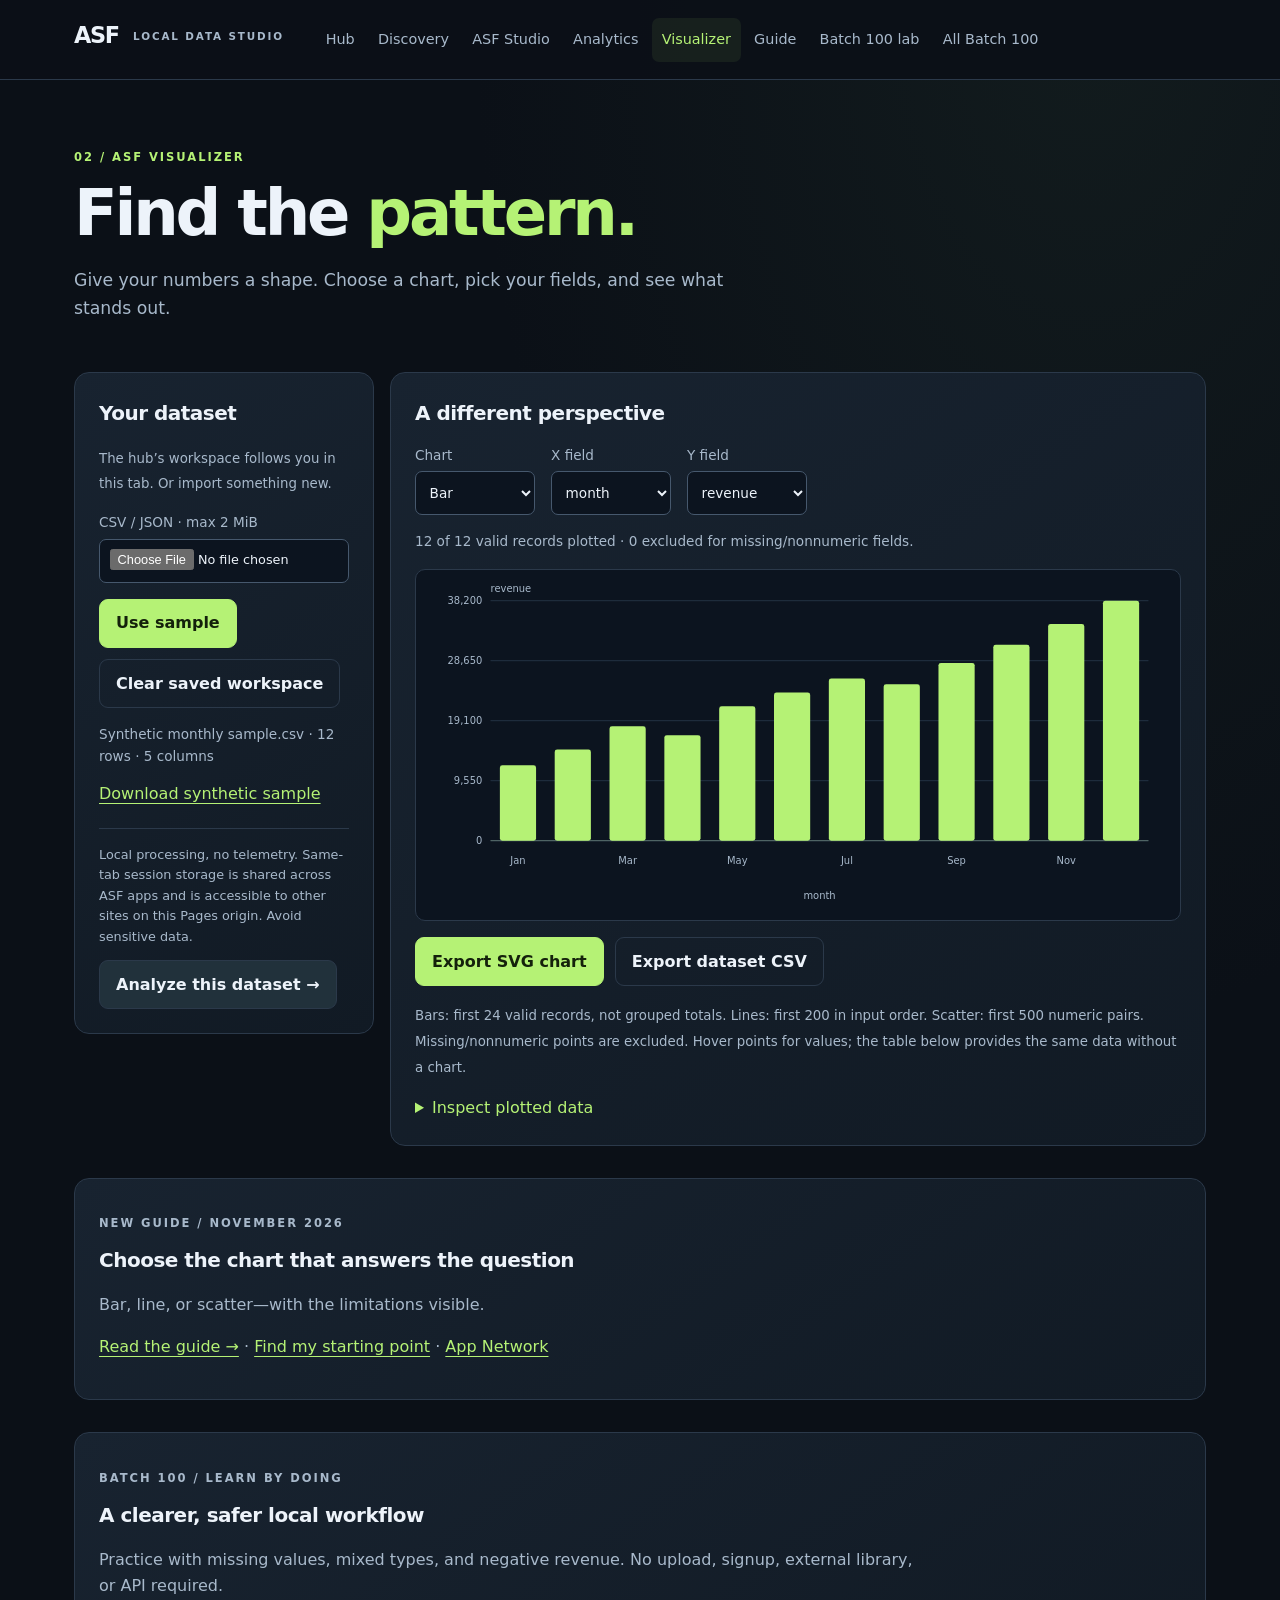
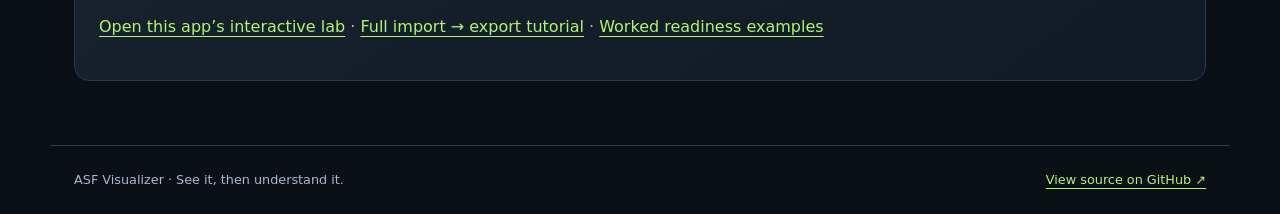
<file: docs/index.html>
<!doctype html>
<html lang="en"><head><meta charset="utf-8"><meta name="viewport" content="width=device-width,initial-scale=1"><meta name="description" content="Explore CSV and JSON data with browser-local bar, line, and scatter charts in ASF Visualizer."><title>ASF Visualizer — Find the Pattern</title><link rel="stylesheet" href="./assets/styles.css"><link rel="stylesheet" href="./assets/network.css"><script defer src="./assets/navigation.js"></script><script defer src="./assets/data.js"></script><script defer src="./assets/app.js"></script></head>
<body data-app="ASF-visualizer"><a class="skip" href="#main">Skip to content</a><header><div class="topbar"><a class="brand" href="/ASF/">ASF<span>LOCAL DATA STUDIO</span></a><nav id="navigation" aria-label="App Network"><a href="/">App Network</a><a href="/discovery/">Discovery</a><a href="/ASF/">ASF Studio</a><a href="/ASF-analytics/">Analytics</a><a href="/ASF-visualizer/" aria-current="page">Visualizer</a><a href="./guide.html">Guide</a></nav></div></header>
<main id="main"><section class="hero"><p class="eyebrow">02 / ASF Visualizer</p><h1>Find the <span>pattern.</span></h1><p class="lead">Give your numbers a shape. Choose a chart, pick your fields, and see what stands out.</p></section><div class="workspace"><aside class="panel"><h2>Your dataset</h2><p><small>The hub’s workspace follows you in this tab. Or import something new.</small></p><label for="file">CSV / JSON · max 2 MiB</label><input id="file" type="file" accept=".csv,.json,text/csv,application/json"><div class="actions"><button id="sample" class="primary">Use sample</button><button id="clear" class="secondary">Clear saved workspace</button></div><p id="status" class="status" role="status" aria-live="polite"></p><a href="./data/sample.csv" download>Download synthetic sample</a><p class="privacy">Local processing, no telemetry. Same-tab session storage is shared across ASF apps and is accessible to other sites on this Pages origin. Avoid sensitive data.</p><a class="button" href="/ASF-analytics/">Analyze this dataset →</a></aside>
<section class="panel" aria-labelledby="chart-heading"><h2 id="chart-heading">A different perspective</h2><div class="controls"><label for="kind">Chart<select id="kind"><option value="bar">Bar</option><option value="line">Line</option><option value="scatter">Scatter</option></select></label><label for="x">X field<select id="x"></select></label><label for="y">Y field<select id="y"></select></label></div><p id="chart-status" class="status" role="status" aria-live="polite"></p><div id="chart" class="chart"></div><div class="actions"><button id="download-chart" class="primary">Export SVG chart</button><button id="export" class="secondary">Export dataset CSV</button></div><p><small>Bars: first 24 valid records, not grouped totals. Lines: first 200 in input order. Scatter: first 500 numeric pairs. Missing/nonnumeric points are excluded. Hover points for values; the table below provides the same data without a chart.</small></p><details><summary>Inspect plotted data</summary><div id="chart-data" class="table-wrap"></div></details></section></div><section class="section panel network-note"><p class="eyebrow">New guide / November 2026</p><h2>Choose the chart that answers the question</h2><p>Bar, line, or scatter—with the limitations visible.</p><p><a href="./guide.html">Read the guide →</a> · <a href="/discovery/">Find my starting point</a> · <a href="/">App Network</a></p></section><noscript><p>Enable JavaScript to use the chart explorer.</p></noscript></main><footer><span>ASF Visualizer · See it, then understand it.</span><a id="source" href="https://github.com/sauravnrai/ASF-visualizer">View source on GitHub ↗</a></footer></body></html>
</file>
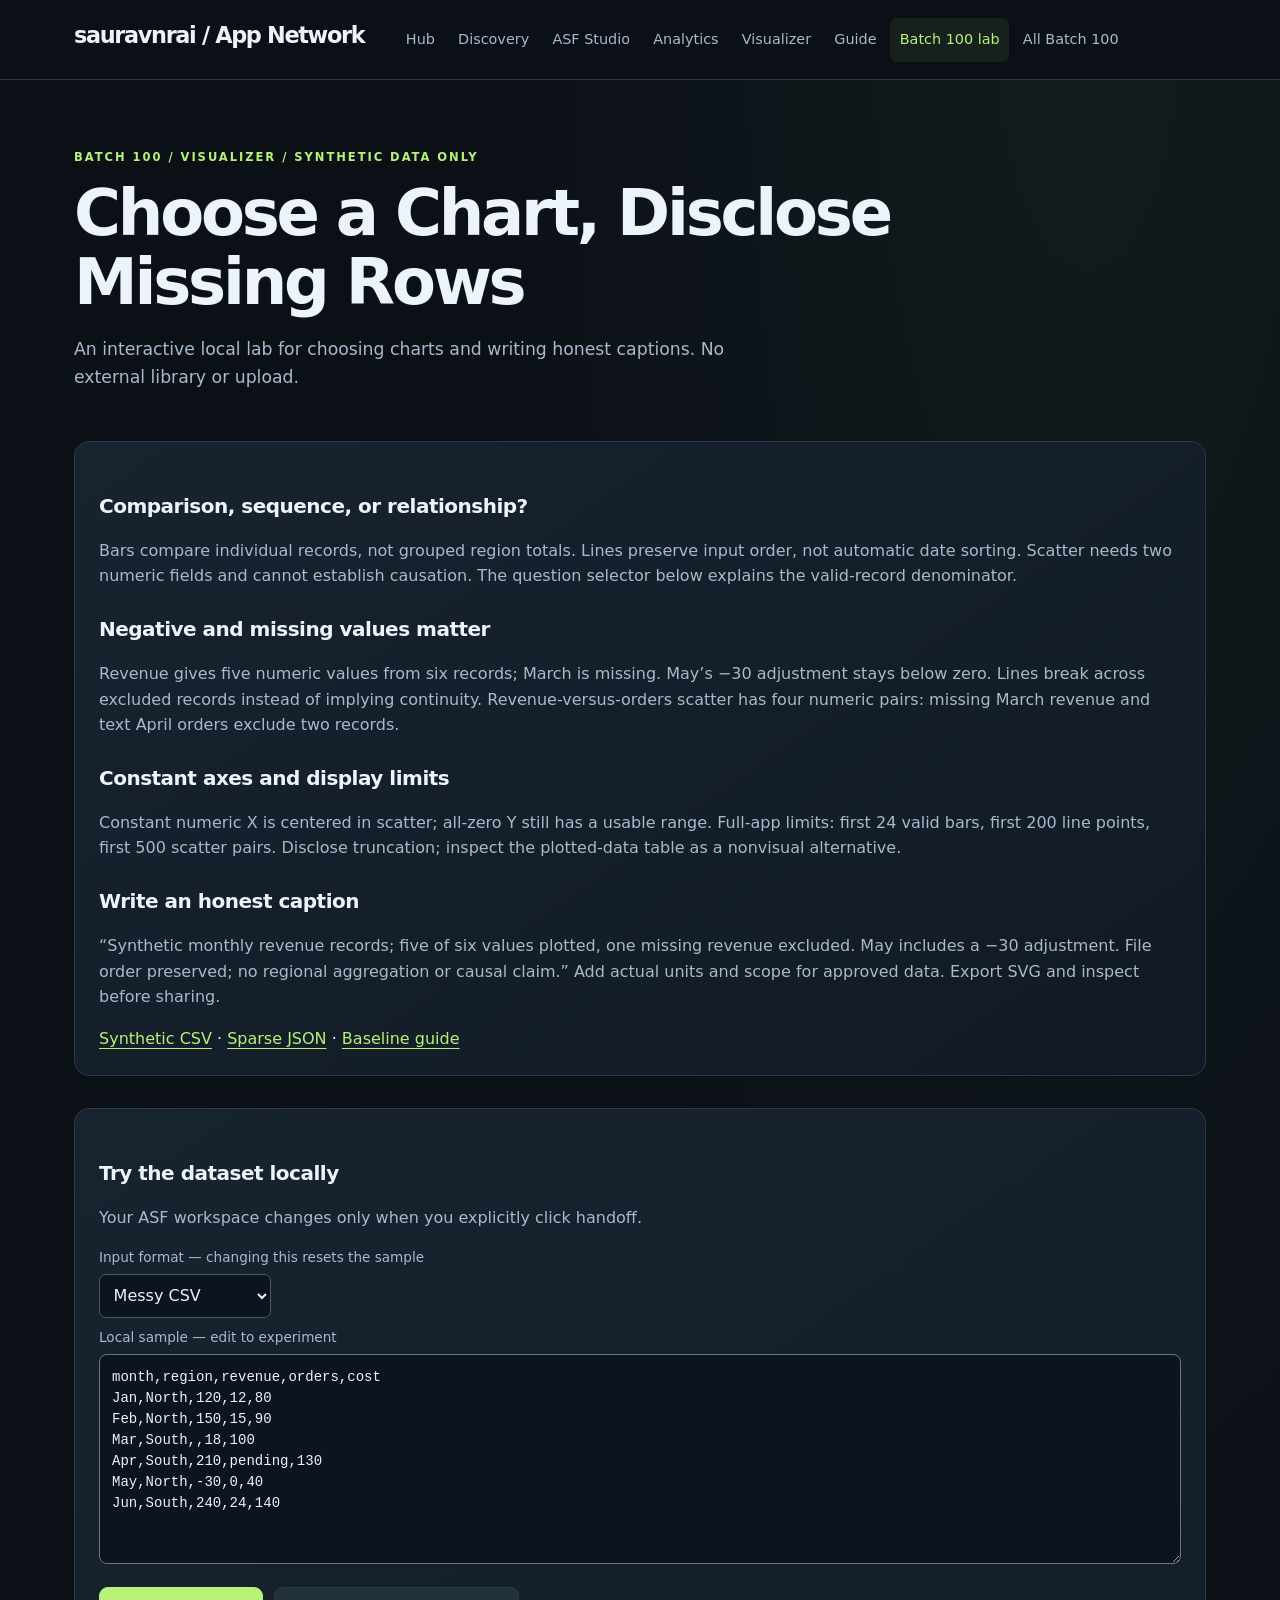
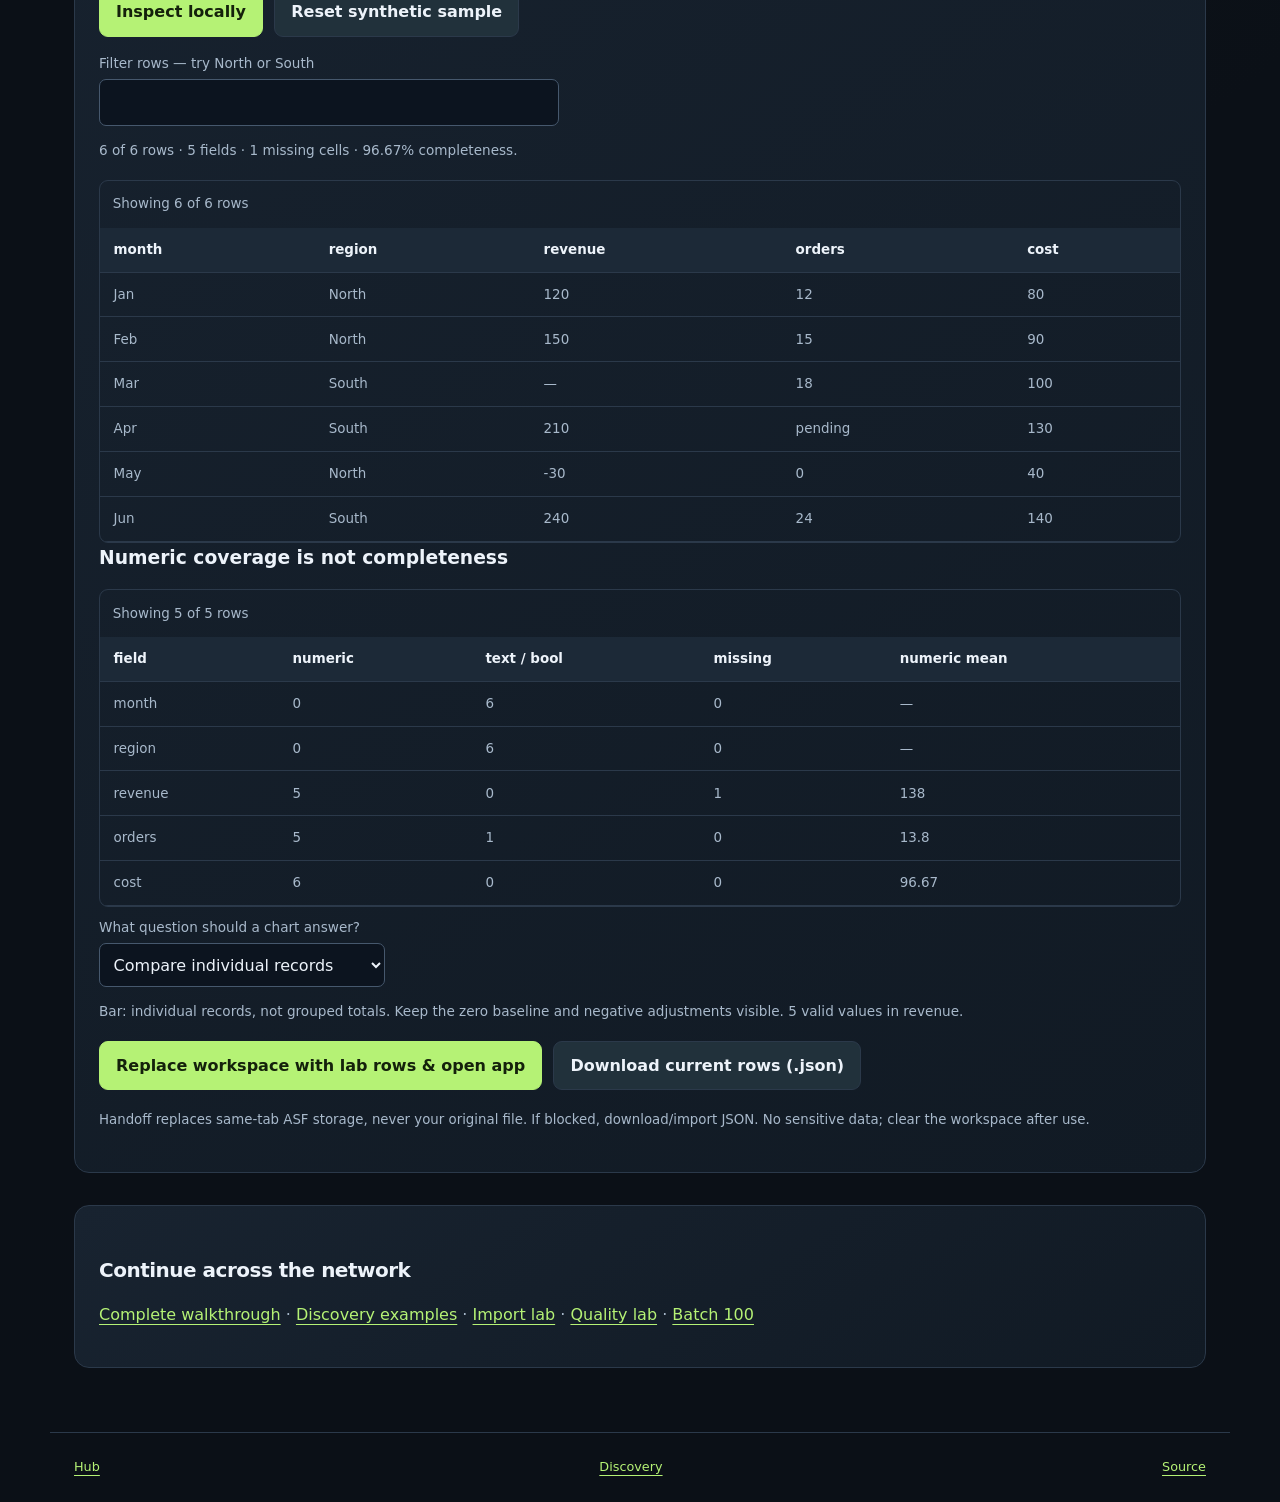
<file: docs/batch-100.html>
<!doctype html><html lang="en"><head><meta charset="utf-8"><meta name="viewport" content="width=device-width,initial-scale=1"><meta name="description" content="Batch 100 chart and caption lab: negative values, missing records, mixed numeric pairs and accessible explanations."><title>Choose a Chart, Disclose Missing Rows — ASF Visualizer</title><link rel="stylesheet" href="./assets/styles.css"><link rel="stylesheet" href="./assets/network.css"><script defer src="./assets/navigation.js"></script><script defer src="./assets/data.js"></script><script defer src="./assets/batch100.js"></script></head><body data-app="ASF-visualizer" data-page="lab"><a class="skip" href="#main">Skip to content</a><header><div class="topbar"><a class="brand" href="/">sauravnrai / App Network</a><nav id="navigation" aria-label="App Network"><a href="/">Hub</a><a href="/discovery/">Discovery</a><a href="/ASF/">ASF Studio</a><a href="/ASF-analytics/">Analytics</a><a href="/ASF-visualizer/">Visualizer</a><a href="./guide.html">Guide</a></nav></div></header><main id="main" class="guide-copy"><section class="hero"><p class="eyebrow">Batch 100 / Visualizer / synthetic data only</p><h1>Choose a Chart, Disclose Missing Rows</h1><p class="lead">An interactive local lab for choosing charts and writing honest captions. No external library or upload.</p></section><article class="panel"><h2>Comparison, sequence, or relationship?</h2><p>Bars compare individual records, not grouped region totals. Lines preserve input order, not automatic date sorting. Scatter needs two numeric fields and cannot establish causation. The question selector below explains the valid-record denominator.</p><h2>Negative and missing values matter</h2><p>Revenue gives five numeric values from six records; March is missing. May’s −30 adjustment stays below zero. Lines break across excluded records instead of implying continuity. Revenue-versus-orders scatter has four numeric pairs: missing March revenue and text April orders exclude two records.</p><h2>Constant axes and display limits</h2><p>Constant numeric X is centered in scatter; all-zero Y still has a usable range. Full-app limits: first 24 valid bars, first 200 line points, first 500 scatter pairs. Disclose truncation; inspect the plotted-data table as a nonvisual alternative.</p><h2>Write an honest caption</h2><p>“Synthetic monthly revenue records; five of six values plotted, one missing revenue excluded. May includes a −30 adjustment. File order preserved; no regional aggregation or causal claim.” Add actual units and scope for approved data. Export SVG and inspect before sharing.</p><a href="/ASF/data/batch100-messy.csv" download>Synthetic CSV</a> · <a href="/ASF/data/batch100-sparse.json" download>Sparse JSON</a> · <a href="./guide.html">Baseline guide</a></article><section class="section panel" aria-labelledby="lab-title"><h2 id="lab-title">Try the dataset locally</h2><p>Your ASF workspace changes only when you explicitly click handoff.</p><label for="lab-format">Input format — changing this resets the sample</label><select id="lab-format"><option value="csv">Messy CSV</option><option value="json">Sparse flat JSON</option></select><label for="lab-input">Local sample — edit to experiment</label><textarea id="lab-input" spellcheck="false"></textarea><div class="actions"><button id="lab-run" class="primary">Inspect locally</button><button id="lab-reset">Reset synthetic sample</button></div><label for="lab-filter">Filter rows — try North or South</label><input id="lab-filter" type="search"><p id="lab-status" class="status" role="status" aria-live="polite"></p><div id="lab-preview" class="table-wrap"></div><h3>Numeric coverage is not completeness</h3><div id="lab-summary" class="table-wrap"></div><label for="lab-question">What question should a chart answer?</label><select id="lab-question"><option value="comparison">Compare individual records</option><option value="sequence">Inspect an ordered sequence</option><option value="relationship">Explore a numeric relationship</option></select><p id="lab-advice" class="status" role="status" aria-live="polite"></p><div class="actions"><button id="lab-open" class="primary">Replace workspace with lab rows & open app</button><button id="lab-download">Download current rows (.json)</button></div><p><small>Handoff replaces same-tab ASF storage, never your original file. If blocked, download/import JSON. No sensitive data; clear the workspace after use.</small></p><noscript>JavaScript is required for the lab; tutorial and downloads remain available.</noscript></section><section class="section panel"><h2>Continue across the network</h2><p><a href="/workflow.html">Complete walkthrough</a> · <a href="/discovery/examples.html">Discovery examples</a> · <a href="/ASF/batch-100.html">Import lab</a> · <a href="/ASF-analytics/batch-100.html">Quality lab</a> · <a href="/batch-100.html">Batch 100</a></p></section></main><footer><a href="/">Hub</a><a href="/discovery/">Discovery</a><a id="source" href="https://github.com/sauravnrai/ASF-visualizer">Source</a></footer></body></html>
</file>
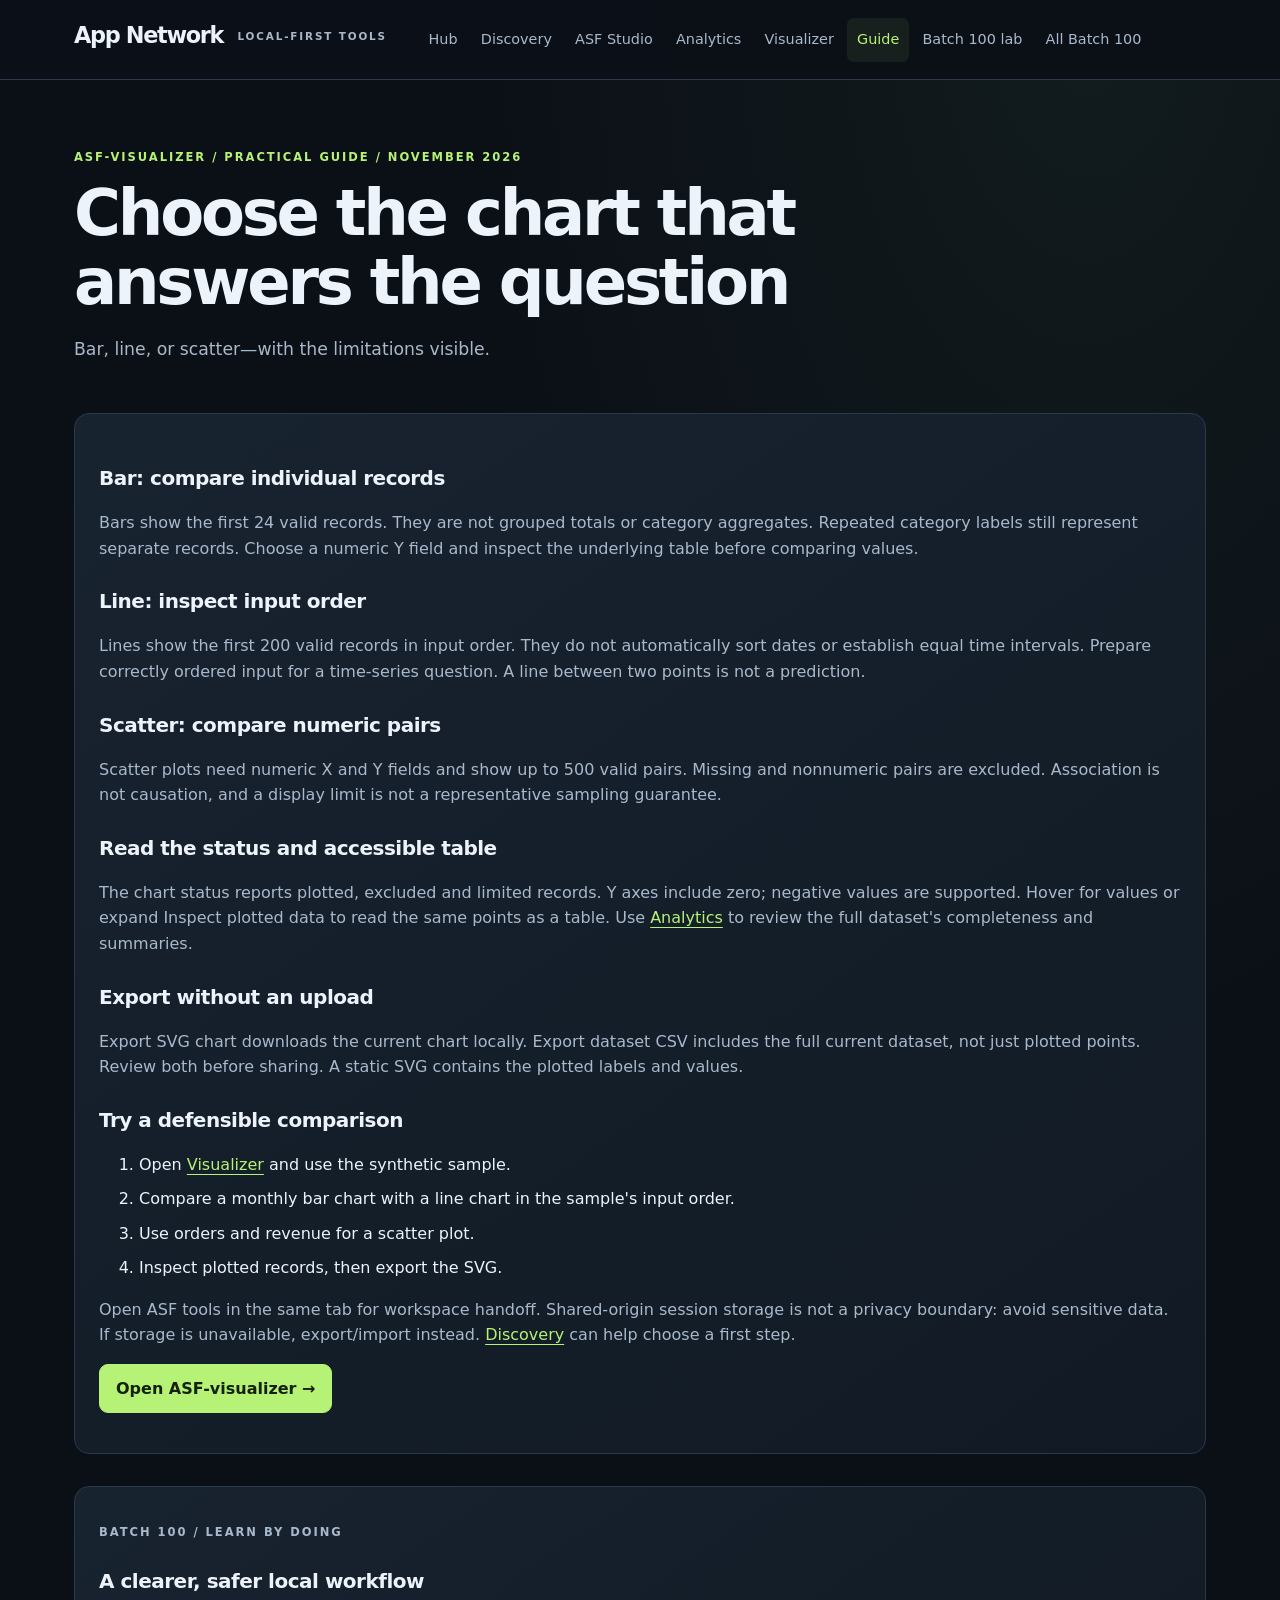
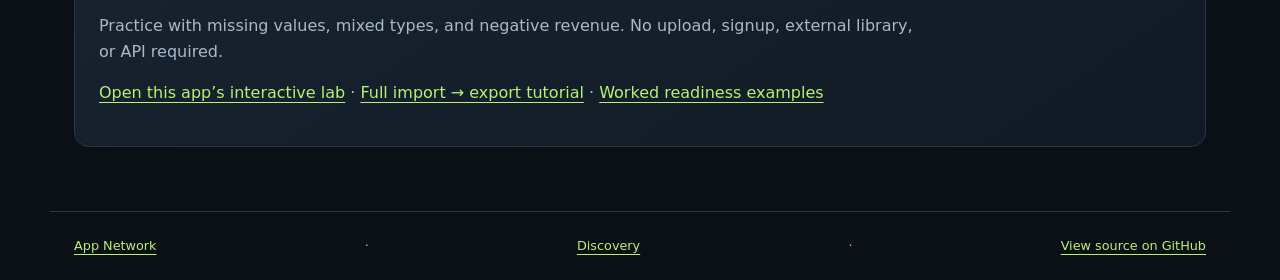
<file: docs/guide.html>
<!doctype html><html lang="en"><head><meta charset="utf-8"><meta name="viewport" content="width=device-width,initial-scale=1"><meta name="description" content="Bar, line, or scatter—with the limitations visible."><title>Choose the chart that answers the question — ASF-visualizer</title><link rel="stylesheet" href="./assets/styles.css"><link rel="stylesheet" href="./assets/network.css"><script defer src="./assets/navigation.js"></script></head><body data-app="ASF-visualizer" data-page="guide"><a class="skip" href="#main">Skip to content</a><header><div class="topbar"><a class="brand" href="/">App Network<span>LOCAL-FIRST TOOLS</span></a><nav id="navigation" aria-label="App Network"><a href="/">App Network</a><a href="/discovery/">Discovery</a><a href="/ASF/">ASF Studio</a><a href="/ASF-analytics/">Analytics</a><a href="/ASF-visualizer/">Visualizer</a><a href="./guide.html" aria-current="page">Guide</a></nav></div></header><main id="main" class="guide-copy"><section class="hero"><p class="eyebrow">ASF-visualizer / practical guide / November 2026</p><h1>Choose the chart that answers the question</h1><p class="lead">Bar, line, or scatter—with the limitations visible.</p></section><article class="panel"><h2>Bar: compare individual records</h2><p>Bars show the first 24 valid records. They are not grouped totals or category aggregates. Repeated category labels still represent separate records. Choose a numeric Y field and inspect the underlying table before comparing values.</p><h2>Line: inspect input order</h2><p>Lines show the first 200 valid records in input order. They do not automatically sort dates or establish equal time intervals. Prepare correctly ordered input for a time-series question. A line between two points is not a prediction.</p><h2>Scatter: compare numeric pairs</h2><p>Scatter plots need numeric X and Y fields and show up to 500 valid pairs. Missing and nonnumeric pairs are excluded. Association is not causation, and a display limit is not a representative sampling guarantee.</p><h2>Read the status and accessible table</h2><p>The chart status reports plotted, excluded and limited records. Y axes include zero; negative values are supported. Hover for values or expand Inspect plotted data to read the same points as a table. Use <a href="/ASF-analytics/">Analytics</a> to review the full dataset's completeness and summaries.</p><h2>Export without an upload</h2><p>Export SVG chart downloads the current chart locally. Export dataset CSV includes the full current dataset, not just plotted points. Review both before sharing. A static SVG contains the plotted labels and values.</p><h2>Try a defensible comparison</h2><ol><li>Open <a href="/ASF-visualizer/">Visualizer</a> and use the synthetic sample.</li><li>Compare a monthly bar chart with a line chart in the sample's input order.</li><li>Use orders and revenue for a scatter plot.</li><li>Inspect plotted records, then export the SVG.</li></ol><p>Open ASF tools in the same tab for workspace handoff. Shared-origin session storage is not a privacy boundary: avoid sensitive data. If storage is unavailable, export/import instead. <a href="/discovery/">Discovery</a> can help choose a first step.</p><p><a class="button primary" href="/ASF-visualizer/">Open ASF-visualizer →</a></p></article></main><footer><a href="/">App Network</a> · <a href="/discovery/">Discovery</a> · <a id="source" href="https://github.com/sauravnrai/ASF-visualizer">View source on GitHub</a></footer></body></html>
</file>
<file: docs/assets/styles.css>
:root{color-scheme:dark;--bg:#0b1017;--panel:#131c27;--line:#2b394a;--text:#edf3fa;--muted:#a8b9cb;--accent:#b5f275;--violet:#bdacff;font-family:Inter,ui-sans-serif,system-ui,-apple-system,BlinkMacSystemFont,'Segoe UI',sans-serif}*{box-sizing:border-box}body{margin:0;background:radial-gradient(ellipse at 85% 0,#20322a55,transparent 40%),var(--bg);color:var(--text);line-height:1.6}a{color:var(--accent);text-underline-offset:4px}button,input,select{font:inherit}button,.button{display:inline-flex;align-items:center;justify-content:center;gap:.5rem;padding:.68rem 1rem;border:1px solid var(--line);border-radius:9px;background:#21313b;color:var(--text);text-decoration:none;cursor:pointer;font-weight:650}button:hover,.button:hover{border-color:var(--accent);background:#2a403c}.primary{background:var(--accent);border-color:var(--accent);color:#14210b}.primary:hover{background:#cdfb9e;color:#14210b}.secondary{background:transparent}button:disabled{opacity:.45;cursor:not-allowed}:focus-visible{outline:3px solid var(--violet);outline-offset:4px}.skip{position:absolute;top:-100px;left:1rem;background:var(--panel);padding:1rem;z-index:10}.skip:focus{top:1rem}header{border-bottom:1px solid var(--line);background:#0b1017eb}.topbar{max-width:1180px;margin:auto;padding:1.1rem 1.5rem;display:flex;align-items:center;gap:2rem;flex-wrap:wrap}.brand{font-size:1.4rem;letter-spacing:-.06em;font-weight:900;color:var(--text);text-decoration:none}.brand span{font-size:.65rem;letter-spacing:.18em;color:var(--muted);margin-left:.9rem;vertical-align:middle}nav{display:flex;gap:.4rem;margin-left:auto}nav a{padding:.45rem .85rem;color:var(--muted);text-decoration:none;border-radius:7px}nav a[aria-current=page]{color:var(--accent);background:#b5f27512}main{max-width:1180px;margin:auto;padding:3rem 1.5rem 4rem}.eyebrow{text-transform:uppercase;letter-spacing:.17em;font-size:.72rem;font-weight:750;color:var(--accent)}h1{font-size:clamp(2.2rem,5vw,4.5rem);line-height:1.08;letter-spacing:-.05em;margin:.8rem 0 1.2rem;max-width:900px}h1 span{color:var(--accent)}h2{font-size:1.25rem;letter-spacing:-.025em;margin:0 0 .6rem}h3{margin:0 0 .4rem}.lead{font-size:1.08rem;color:var(--muted);max-width:700px}.muted,small{color:var(--muted)}.hero{padding:.5rem 0 2rem}.actions{display:flex;gap:.7rem;align-items:center;flex-wrap:wrap;margin:1rem 0}.grid{display:grid;grid-template-columns:repeat(3,minmax(0,1fr));gap:1rem}.panel{border:1px solid var(--line);border-radius:15px;background:linear-gradient(145deg,#182330,#111a24);padding:1.5rem;min-width:0}.panel p{color:var(--muted)}.panel .tag{display:inline-block;color:var(--violet);font-size:.72rem;letter-spacing:.08em;text-transform:uppercase;margin-bottom:1rem}.section{margin-top:2rem}.section-title{display:flex;justify-content:space-between;align-items:center;gap:1rem;margin-bottom:1rem}.stats{display:grid;grid-template-columns:repeat(3,minmax(0,1fr));gap:1rem;margin:1rem 0}.stat{border-left:2px solid var(--accent);padding:.3rem 1rem}.stat strong{display:block;font-size:1.7rem;line-height:1.2}.stat span{color:var(--muted);font-size:.83rem}.workspace{display:grid;grid-template-columns:minmax(230px,300px) minmax(0,1fr);gap:1rem;align-items:start}.controls{display:flex;gap:1rem;flex-wrap:wrap;align-items:end;margin:1rem 0}label{display:block;color:var(--muted);font-size:.85rem;margin:.6rem 0 .3rem}input,select{background:#0c141f;color:var(--text);border:1px solid #46586d;border-radius:7px;padding:.6rem;max-width:100%;min-width:0}input[type=file]{width:100%;font-size:.8rem}input[type=search]{width:min(100%,460px)}.controls label{margin:0}.controls label select{display:block;min-width:120px;margin-top:.3rem}.status{color:var(--muted);font-size:.85rem;min-height:1.5rem;overflow-wrap:anywhere}.status.error{color:#ffb4ab}.table-wrap{overflow:auto;border:1px solid var(--line);border-radius:9px;margin-top:1rem}table{width:100%;border-collapse:collapse;font-size:.84rem;text-align:left;white-space:nowrap}caption{text-align:left;color:var(--muted);padding:.8rem}th,td{padding:.7rem .85rem;border-bottom:1px solid var(--line);max-width:320px;overflow:hidden;text-overflow:ellipsis}th{background:#1c2937;color:var(--text)}tbody tr:hover{background:#b5f27506}td{color:var(--muted)}.chart{min-height:280px;display:flex;align-items:center;justify-content:center;background:#0c141f;border:1px solid var(--line);border-radius:10px;padding:.6rem}.chart svg{display:block;width:100%;height:auto}.chart text{fill:var(--muted);font-size:12px;font-family:inherit}.chart .gridline{stroke:#28384b}.chart rect:hover,.chart circle:hover{fill:var(--violet)}details{margin-top:1rem}summary{cursor:pointer;color:var(--accent)}.privacy{font-size:.8rem;color:var(--muted);border-top:1px solid var(--line);padding-top:1rem;margin-top:1.3rem}footer{max-width:1180px;margin:auto;border-top:1px solid var(--line);padding:1.5rem;color:var(--muted);font-size:.8rem;display:flex;justify-content:space-between;gap:1rem;flex-wrap:wrap}.empty{padding:2rem;color:var(--muted)}@media(max-width:780px){.grid,.workspace{grid-template-columns:1fr}.topbar{gap:.7rem}nav{margin-left:0}main{padding-top:2rem}.brand span{display:none}.stats{gap:.4rem}.stat{padding-left:.6rem}.stat strong{font-size:1.3rem}.panel{padding:1.1rem}h1{font-size:2.6rem}}
</file>
<file: docs/assets/network.css>
nav{flex-wrap:wrap;max-width:100%;margin-left:0;gap:.25rem}nav a{font-size:.9rem;padding:.5rem .6rem;min-height:44px;display:inline-flex;align-items:center}.topbar{align-items:flex-start}.network-note p{max-width:80ch}button,.button,input,select{min-height:44px}h1,h2,h3,p,a{overflow-wrap:anywhere}.section-title{flex-wrap:wrap}.guide-copy h2{margin-top:1.5rem}.guide-copy li{margin:.55rem 0}.controls>*{max-width:100%}textarea{width:100%;min-height:210px;max-width:100%;padding:12px;background:#0c141f;color:#edf3fa;border:1px solid #64778f;border-radius:8px;font:14px/1.5 ui-monospace,monospace}code,pre{white-space:pre-wrap;overflow-wrap:anywhere}[hidden]{display:none!important}@media(max-width:560px){.topbar,main,footer{padding-left:18px;padding-right:18px}.actions{align-items:stretch}.actions>*{max-width:100%}.stats{grid-template-columns:1fr}.stat{padding:.5rem 1rem}h1{font-size:clamp(2rem,10vw,2.6rem)}}@media(prefers-reduced-motion:reduce){html{scroll-behavior:auto}*,*::before,*::after{animation:none!important;transition:none!important}}
</file>
